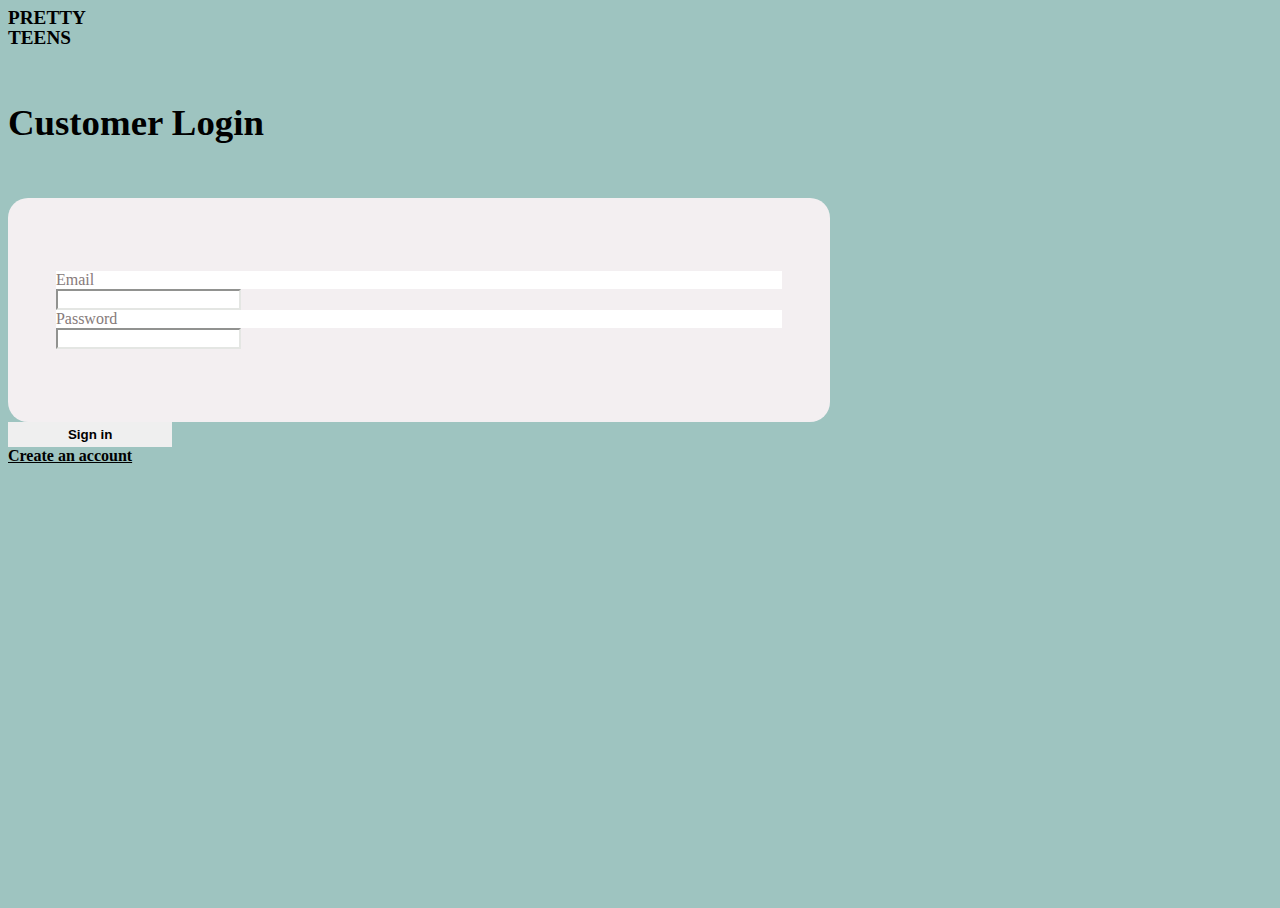
<file: Project Prak Web/index.html>
<!DOCTYPE html>
<html lang="en">
<head>
    <meta charset="UTF-8">
    <meta http-equiv="X-UA-Compatible" content="IE=edge">
    <meta name="viewport" content="width=device-width, initial-scale=1.0">
    <title>Document</title>
    <link href="https://cdn.jsdelivr.net/npm/bootstrap@5.2.2/dist/css/bootstrap.min.css" rel="stylesheet"
        integrity="sha384-Zenh87qX5JnK2Jl0vWa8Ck2rdkQ2Bzep5IDxbcnCeuOxjzrPF/et3URy9Bv1WTRi" crossorigin="anonymous">
    <script defer src="https://cdn.jsdelivr.net/npm/bootstrap@5.2.2/dist/js/bootstrap.bundle.min.js"
        integrity="sha384-OERcA2EqjJCMA+/3y+gxIOqMEjwtxJY7qPCqsdltbNJuaOe923+mo//f6V8Qbsw3"
        crossorigin="anonymous"></script>
    <link rel="stylesheet" href="style.css">
</head>
<body>
    <div class="container pt-4">
        <div class="row row-cols-1">
            <div class="col">
                <div class="logo-container text-center">
                    <span class="logo">PRETTY TEENS</span>
                </div>  
            </div>
            <div class="col mt-5">
                <div class="text-center">
                    <span class="loginRegistText">Customer Login</span>
                </div>
            </div>
            <div class="col d-flex justify-content-center">
                <div class="card card-login d-flex justify-content-center">
                    <form action="POST" id="login">
                        <div class="row row-cols-2 mb-3">
                            <div
                                class="col-sm-2 d-flex justify-content-center align-items-center card-label border rounded border-form-items ">
                                <span class="align-middle">Email</span>
                            </div>
                            <div class="col-sm-10">
                                <input type="email" class="form-control border-form-items">
                            </div>
                        </div>
                        <div class="row row-cols-2">
                            <div
                                class="col-sm-2 d-flex justify-content-center align-items-center card-label border rounded border-form-items">
                                <span class="align-middle">Password</span>
                            </div>
                            <div class="col-sm-10">
                                <input type="email" class="form-control border-form-items">
                            </div>
                        </div>
                    </form>
                </div>
            </div>
            <div class="col d-flex justify-content-center mt-5">
                <input type="submit" class="submit-form" value="Sign in">
            </div>
            <div class="col d-flex justify-content-center mt-4">
                <a href="register.html" class="link-style">Create an account</a>
            </div>
        </div>
    </div>
</body>
</html>
</file>
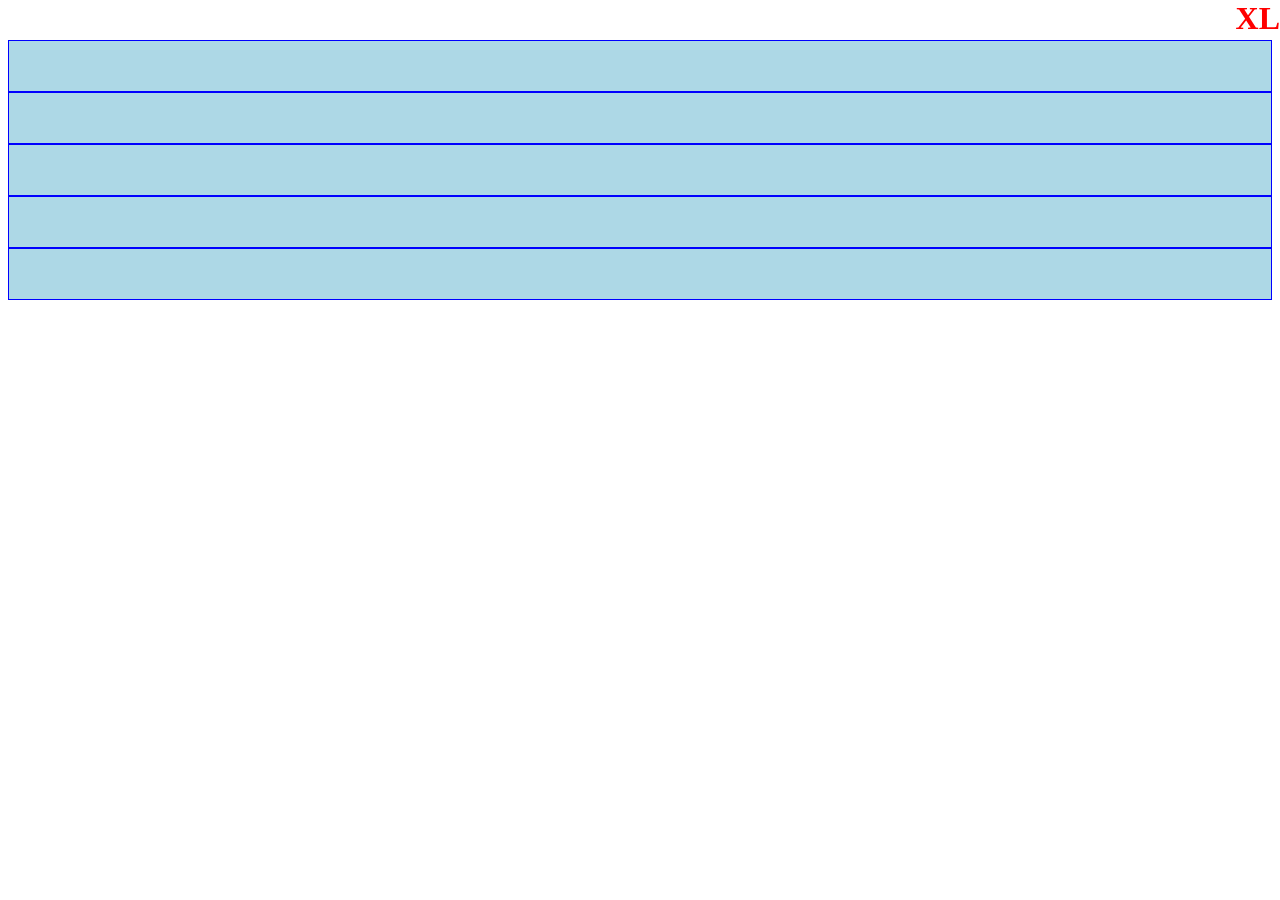
<file: Project Prak Web/bootstrap/index.html>
<!DOCTYPE html>
<html lang="en">
<head>
    <meta charset="UTF-8">
    <meta http-equiv="X-UA-Compatible" content="IE=edge">
    <meta name="viewport" content="width=device-width, initial-scale=1.0">
    <title>Document</title>
    <link href="https://cdn.jsdelivr.net/npm/bootstrap@5.2.2/dist/css/bootstrap.min.css" rel="stylesheet"
        integrity="sha384-Zenh87qX5JnK2Jl0vWa8Ck2rdkQ2Bzep5IDxbcnCeuOxjzrPF/et3URy9Bv1WTRi" crossorigin="anonymous">
    <script defer src="https://cdn.jsdelivr.net/npm/bootstrap@5.2.2/dist/js/bootstrap.bundle.min.js"
        integrity="sha384-OERcA2EqjJCMA+/3y+gxIOqMEjwtxJY7qPCqsdltbNJuaOe923+mo//f6V8Qbsw3"
        crossorigin="anonymous"></script>
    <link rel="stylesheet" href="style.css">
</head>
<body>
    <div class="container">
        <div class="row row-cols-2 g-2">
            <div class="col">
                <div class="row">
                    <div class="col">
                        <div class="box"></div>
                    </div>
                    <div class="col">
                        <div class="box"></div>
                    </div>
                </div>
            </div>
            <div class="col">
                <div class="box"></div>
            </div>
            <div class="col">
                <div class="box"></div>
            </div>
            <div class="col">
                <div class="box"></div>
            </div>
        </div>
    </div>
</body>
</html>
</file>
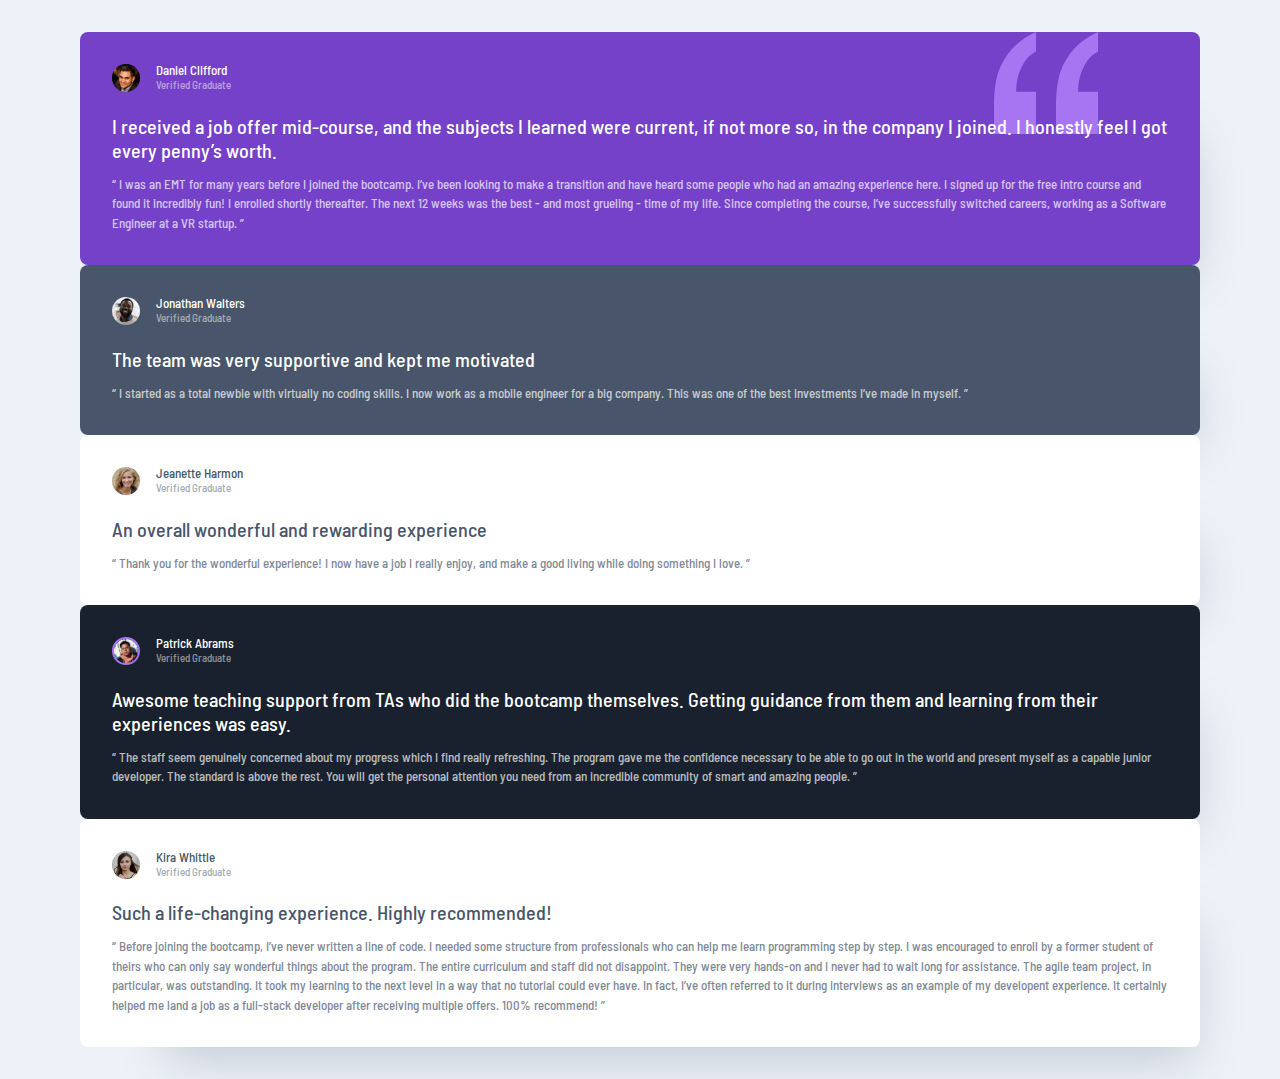
<file: Project Prak Web/grid/index.html>
<!DOCTYPE html>
<html lang="en">

<head>
    <meta charset="UTF-8">
    <meta http-equiv="X-UA-Compatible" content="IE=edge">
    <meta name="viewport" content="width=device-width, initial-scale=1.0">
    <!-- Google font -->
    <link rel="preconnect" href="https://fonts.googleapis.com">
    <link rel="preconnect" href="https://fonts.gstatic.com" crossorigin>
    <link href="https://fonts.googleapis.com/css2?family=Barlow+Semi+Condensed:wght@500;600&display=swap"
        rel="stylesheet">
    <!-- my css -->
    <link rel="stylesheet" href="style.css">
    <title>FEM grid</title>
</head>

<body>
    <main class="testimonial-grid">
        <article class="testimonial grid-col-span-2 flow bg-primary-400 quote text-neutral-100">
            <div class="flex">
                <div>
                    <img src="./images/image-daniel.jpg" alt="daniel clifford">
                </div>
                <div>
                    <h2 class="name">Daniel Clifford</h2>
                    <p class="position">Verified Graduate</p>
                </div>
            </div>
            <p>
                I received a job offer mid-course, and the subjects I learned were current, if not more so,
                in the company I joined. I honestly feel I got every penny’s worth.
            </p>
            <p>
                “ I was an EMT for many years before I joined the bootcamp. I’ve been looking to make a
                transition and have heard some people who had an amazing experience here. I signed up
                for the free intro course and found it incredibly fun! I enrolled shortly thereafter.
                The next 12 weeks was the best - and most grueling - time of my life. Since completing
                the course, I’ve successfully switched careers, working as a Software Engineer at a VR startup. ”
            </p>
        </article>
        <article class="testimonial flow bg-secondary-400 text-neutral-100">
            <div class="flex">
                <div>
                    <img src="./images/image-jonathan.jpg" alt="Jonathan Walters">
                </div>
                <div>
                    <h2 class="name">Jonathan Walters</h2>
                    <p class="position">Verified Graduate</p>
                </div>
            </div>
            <p>
                The team was very supportive and kept me motivated
            </p>
            <p>
                “ I started as a total newbie with virtually no coding skills. I now work as a mobile engineer
                for a big company. This was one of the best investments I’ve made in myself. ”
            </p>
        </article>
        <article class="testimonial flow bg-neutral-100 text-secondary-400">
            <div class="flex">
                <div>
                    <img src="./images/image-jeanette.jpg" alt="Jeanette Harmon">
                </div>
                <div>
                    <h2 class="name">Jeanette Harmon</h2>
                    <p class="position">Verified Graduate</p>
                </div>
            </div>
            <p>
                An overall wonderful and rewarding experience</p>
            <p>
                “ Thank you for the wonderful experience! I now have a job I really enjoy, and make a good living
                while doing something I love. ”
            </p>
        </article>
        <article class="testimonial grid-col-span-2 flow bg-secondary-500 text-neutral-100">
            <div class="flex">
                <div>
                    <img class="border-primary-400" src="./images/image-patrick.jpg" alt="Patrick Abrams">
                </div>
                <div>
                    <h2 class="name">Patrick Abrams</h2>
                    <p class="position">Verified Graduate</p>
                </div>
            </div>
            <p>
                Awesome teaching support from TAs who did the bootcamp themselves. Getting guidance from them and
                learning from their experiences was easy.
            </p>
            <p>
                “ The staff seem genuinely concerned about my progress which I find really refreshing. The program
                gave me the confidence necessary to be able to go out in the world and present myself as a capable
                junior developer. The standard is above the rest. You will get the personal attention you need from
                an incredible community of smart and amazing people. ”
            </p>
        </article>
        <article class="testimonial flow bg-neutral-100 text-secondary-400">
            <div class="flex">
                <div>
                    <img src="./images/image-kira.jpg" alt="Kira Whittle">
                </div>
                <div>
                    <h2 class="name">Kira Whittle</h2>
                    <p class="position">Verified Graduate</p>
                </div>
            </div>
            <p>
                Such a life-changing experience. Highly recommended!
            </p>
            <p>
                “ Before joining the bootcamp, I’ve never written a line of code. I needed some structure from
                professionals who can help me learn programming step by step. I was encouraged to enroll by a former
                student of theirs who can only say wonderful things about the program. The entire curriculum and staff
                did not disappoint. They were very hands-on and I never had to wait long for assistance. The agile team
                project, in particular, was outstanding. It took my learning to the next level in a way that no tutorial
                could ever have. In fact, I’ve often referred to it during interviews as an example of my developent
                experience. It certainly helped me land a job as a full-stack developer after receiving multiple offers.
                100% recommend! ”
            </p>
        </article>
    </main>




</body>

</html>
</file>
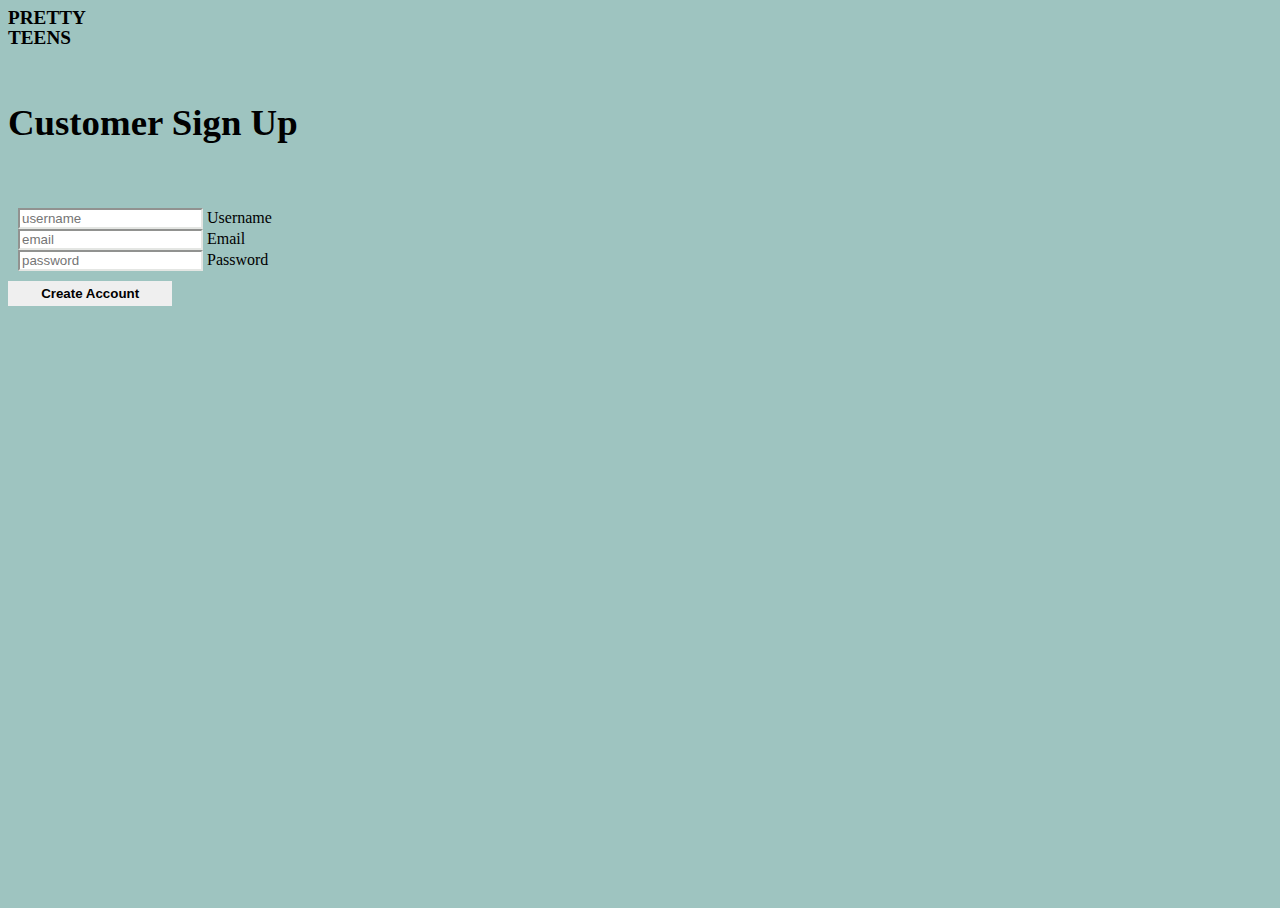
<file: Project Prak Web/register.html>
<!DOCTYPE html>
<html lang="en">
<head>
    <meta charset="UTF-8">
    <meta http-equiv="X-UA-Compatible" content="IE=edge">
    <meta name="viewport" content="width=device-width, initial-scale=1.0">
    <title>Document</title>
    <link href="https://cdn.jsdelivr.net/npm/bootstrap@5.2.2/dist/css/bootstrap.min.css" rel="stylesheet"
        integrity="sha384-Zenh87qX5JnK2Jl0vWa8Ck2rdkQ2Bzep5IDxbcnCeuOxjzrPF/et3URy9Bv1WTRi" crossorigin="anonymous">
    <script defer src="https://cdn.jsdelivr.net/npm/bootstrap@5.2.2/dist/js/bootstrap.bundle.min.js"
        integrity="sha384-OERcA2EqjJCMA+/3y+gxIOqMEjwtxJY7qPCqsdltbNJuaOe923+mo//f6V8Qbsw3"
        crossorigin="anonymous"></script>
    <link rel="stylesheet" href="style.css">
</head>
<body>
    <div class="container pt-4">
        <div class="row row-cols-1">
            <div class="col">
                <div class="logo-container text-center">
                    <span class="logo">PRETTY TEENS</span>
                </div>
            </div>
            <div class="col mt-5">
                <div class="text-center">
                    <span class="loginRegistText">Customer Sign Up</span>
                </div>
            </div>
            <div class="col d-flex justify-content-center w-100">
                <div class="card card-register w-75">
                    <form action="POST" id="register">
                        <div class="row row-cols-1 gy-3 px-3 py-4">
                            <div class="col">
                                <div class="form-floating">
                                    <input type="text" class="form-control border-form-items" placeholder="username">
                                    <label for="username" class="form-label">Username</label>
                                </div>
                            </div>
                            <div class="col">
                                <div class="form-floating">
                                    <input type="email" class="form-control border-form-items" placeholder="email">
                                    <label for="email" class="form-label">Email</label>
                                </div>
                            </div>
                            <div class="col">
                                <div class="form-floating">
                                    <input type="password" class="form-control border-form-items" placeholder="password">
                                    <label for="password" class="form-label">Password</label>
                                </div>
                            </div>
                        </div>
                    </form>
                </div>
            </div>
            <div class="col d-flex justify-content-center mt-5">
                <input type="submit" class="submit-form" value="Create Account">
            </div>
        </div>
    </div>
</body>
</html>
</file>
<file: Project Prak Web/style.css>
@font-face {
    font-family: 'agrandirBold';
    src: url('./font/agrandir/Agrandir\ Grand\ Heavy\ 800.otf') format('otf');
}

@import url('https://fonts.googleapis.com/css2?family=DM+Serif+Display&display=swap');
*{
    box-sizing: border-box;
}
html{
    height: 100%;
}

body{
    background-color: #9ec4c0;
    height: 100%;
}

.card form{
    padding: 10px;
}

.card-login{
    min-height: 200px;
    padding: 5% 3%;
    background-color: #f3eff1;
    width: 65%;
    border-radius: 20px;
    color: #867a7a;
}

.card-label{
    background-color: white;
}

.border-form-items{
    border-color: #e4e6e3;
}

.submit-form{
    width: 13%;
    border: none;
    padding: 5px 0;
    font-weight: 600;
}

.submit-form:hover{
    background-color: rgba(134, 122, 122,0.6)   
}

.logo-container{
    width: 8%;
    height: auto;
}

.logo{
    font-family: 'agrandirBold';
    font-weight: bold;
    font-size: 1.2em;
    line-height: 100%;
}

.loginRegistText{
    font-family: 'DM Serif Display', serif;
    font-size: 2.3em;
    font-weight: bold;
    line-height: 150px;
}

.link-style{
    color: black;
    font-weight: bold;
}

.card-register{
    border-radius: 20px;
}
</file>
<file: Project Prak Web/bootstrap/style.css>
body {
    margin-top: 40px;
    /* This margin just makes the text easier to read. You can remove it if you want since it can mess with your other styles. */
}

body::before {
    content: "XS";
    color: red;
    font-size: 2rem;
    font-weight: bold;
    position: fixed;
    top: 0;
    right: 0;
}

/* This box class is purely used for explaining how the bootstrap grid system works. */
.box {
    background-color: lightblue;
    border: 1px solid blue;
    min-height: 50px;
    font-size: 2rem;
}

@media (min-width: 576px) {
    body::before {
        content: "SM";
    }
}

@media (min-width: 768px) {
    body::before {
        content: "MD";
    }
}

@media (min-width: 992px) {
    body::before {
        content: "LG";
    }
}

@media (min-width: 1200px) {
    body::before {
        content: "XL";
    }
}

@media (min-width: 1400px) {
    body::before {
        content: "XXL";
    }
}
</file>
<file: Project Prak Web/grid/style.css>
:root {
    --clr-primary-400: 263 55% 52%;
    --clr-secondary-400: 217 19% 35%;
    --clr-secondary-500: 219 29% 14%;
    --clr-neutral-100: 0 0% 100%;
    --clr-neutral-200: 210 46% 95%;
    --clr-neutral-300: 0 0% 81%;

    --ff-primary: "Barlow Semi Condensed", sans-serif;

    --fw-400: 500;
    --fw-700: 600;

    --fs-300: 0.6875rem;
    --fs-400: 0.8125rem;
    --fs-500: 1.25rem;
}

/* Box sizing rules */
*,
*::before,
*::after {
    box-sizing: border-box;
}

/* Remove default margin */
body,
h1,
h2,
h3,
h4,
p,
figure,
blockquote,
dl,
dd {
    margin: 0;
}

/* Remove list styles on ul, ol elements with a list role, which suggests default styling will be removed */
ul[role="list"],
ol[role="list"] {
    list-style: none;
}

/* Set core root defaults */
html:focus-within {
    scroll-behavior: smooth;
}

/* Set core body defaults */
body {
    min-height: 100vh;
    text-rendering: optimizeSpeed;
    line-height: 1.5;
}

/* A elements that don't have a class get default styles */
a:not([class]) {
    text-decoration-skip-ink: auto;
}

/* Make images easier to work with */
img,
picture {
    max-width: 100%;
    display: block;
}

/* Inherit fonts for inputs and buttons */
input,
button,
textarea,
select {
    font: inherit;
}

/* Remove all animations, transitions and smooth scroll for people that prefer not to see them */
@media (prefers-reduced-motion: reduce) {
    html:focus-within {
        scroll-behavior: auto;
    }

    *,
    *::before,
    *::after {
        animation-duration: 0.01ms !important;
        animation-iteration-count: 1 !important;
        transition-duration: 0.01ms !important;
        scroll-behavior: auto !important;
    }
}

body {
    display: grid;
    place-content: center;
    min-height: 100vh;

    font-family: var(--ff-primary);
    font-weight: var(--fw-400);

    background-color: hsl(var(--clr-neutral-200));
}

h1,
h2,
h3 {
    font-weight: var(--fw-700);
}

/* utilities */
.flex {
    display: flex;
    gap: var(--gap, 1rem);
}

.flow>*:where(:not(:first-child)) {
    margin-top: var(--flow-spacer, 1em);
}

.bg-primary-400 {
    background: hsl(var(--clr-primary-400));
}

.bg-secondary-400 {
    background: hsl(var(--clr-secondary-400));
}

.bg-secondary-500 {
    background: hsl(var(--clr-secondary-500));
}

.bg-neutral-100 {
    background: hsl(var(--clr-neutral-100));
}

.text-neutral-100 {
    color: hsl(var(--clr-neutral-100));
}

.text-secondary-400 {
    color: hsl(var(--clr-secondary-400));
}

.border-primary-400 {
    border: 2px solid #a775f1;
}

/* components */
.testimonial-grid {
    padding-block: 2rem;
    width: min(95%, 70rem);
    margin-inline: auto;
}

.testimonial {
    font-size: var(--fs-400);
    padding: 2rem;
    border-radius: 0.5rem;
    box-shadow: 2.5rem 3.75rem 3rem -3rem hsl(var(--clr-secondary-400) / 0.25);
}

.testimonial.quote {
    background-image: url("./images/bg-pattern-quotation.svg");
    background-repeat: no-repeat;
    background-position: top right 10%;
}

.testimonial img {
    width: 1.75rem;
    aspect-ratio: 1;
    border-radius: 50%;
}

.testimonial .name {
    font-size: var(--fs-400);
    font-weight: var(--fw-400);
    line-height: 1;
}

.testimonial .position {
    font-size: var(--fs-300);
    opacity: 0.5;
}

.testimonial>p:first-of-type {
    font-size: var(--fs-500);
    line-height: 1.2;
}

.testimonial>p:last-of-type {
    opacity: 0.7;
}
</file>
